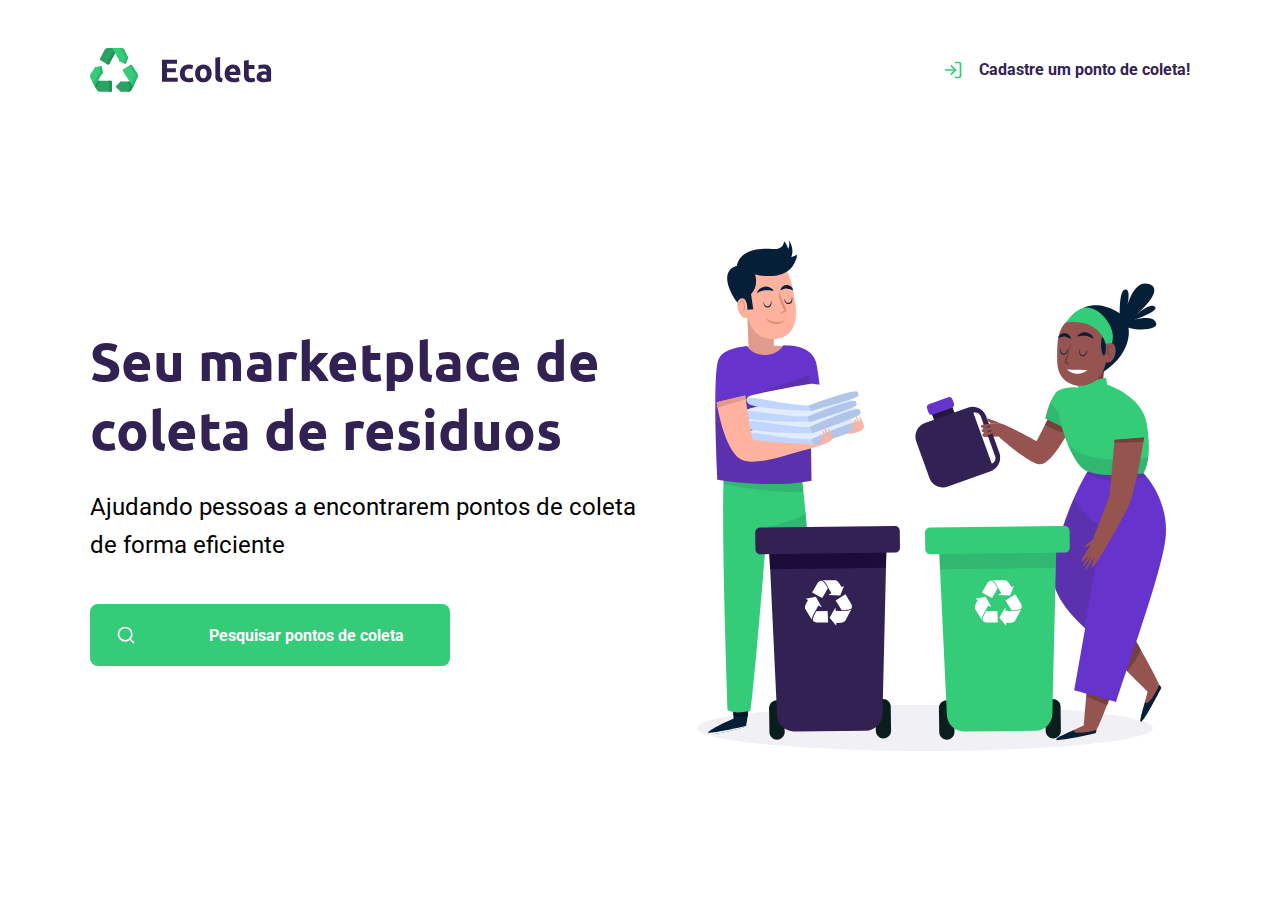
<file: index.html>
<!DOCTYPE html>
<html lang="pt_br">
<head>
    <meta charset="UTF-8">
    <meta name="viewport" content="width=device-width, initial-scale=1.0">
    <title>Ecoleta</title>

    <link href="https://fonts.googleapis.com/css2?family=Roboto:wght@300;700&family=Ubuntu:wght@700" rel="stylesheet"> 
    
    <link rel="stylesheet" href="/styles/main.css">
    <link rel="stylesheet" href="/styles/home.css">
    <link rel="stylesheet" href="/styles/responsive.css">
    
</head>
<body>
    
    <div id="page-home">
        <div class="content">

            <header>
                <img src="/assets/logo.svg" alt="logomarca">
                <a href="https://google.com.br">
                    <span></span>
                    Cadastre um ponto de coleta!</a>
            </header>
            
            <main>
                <h1 class="red">Seu marketplace de coleta de residuos</h1>
    
                <p>Ajudando pessoas a encontrarem pontos de coleta de forma eficiente</p>
                <a href="#"><span></span> <strong>Pesquisar pontos de coleta</strong></a>
                

            </main>
        </div>
    </div>
    
    

</body>
</html>
</file>
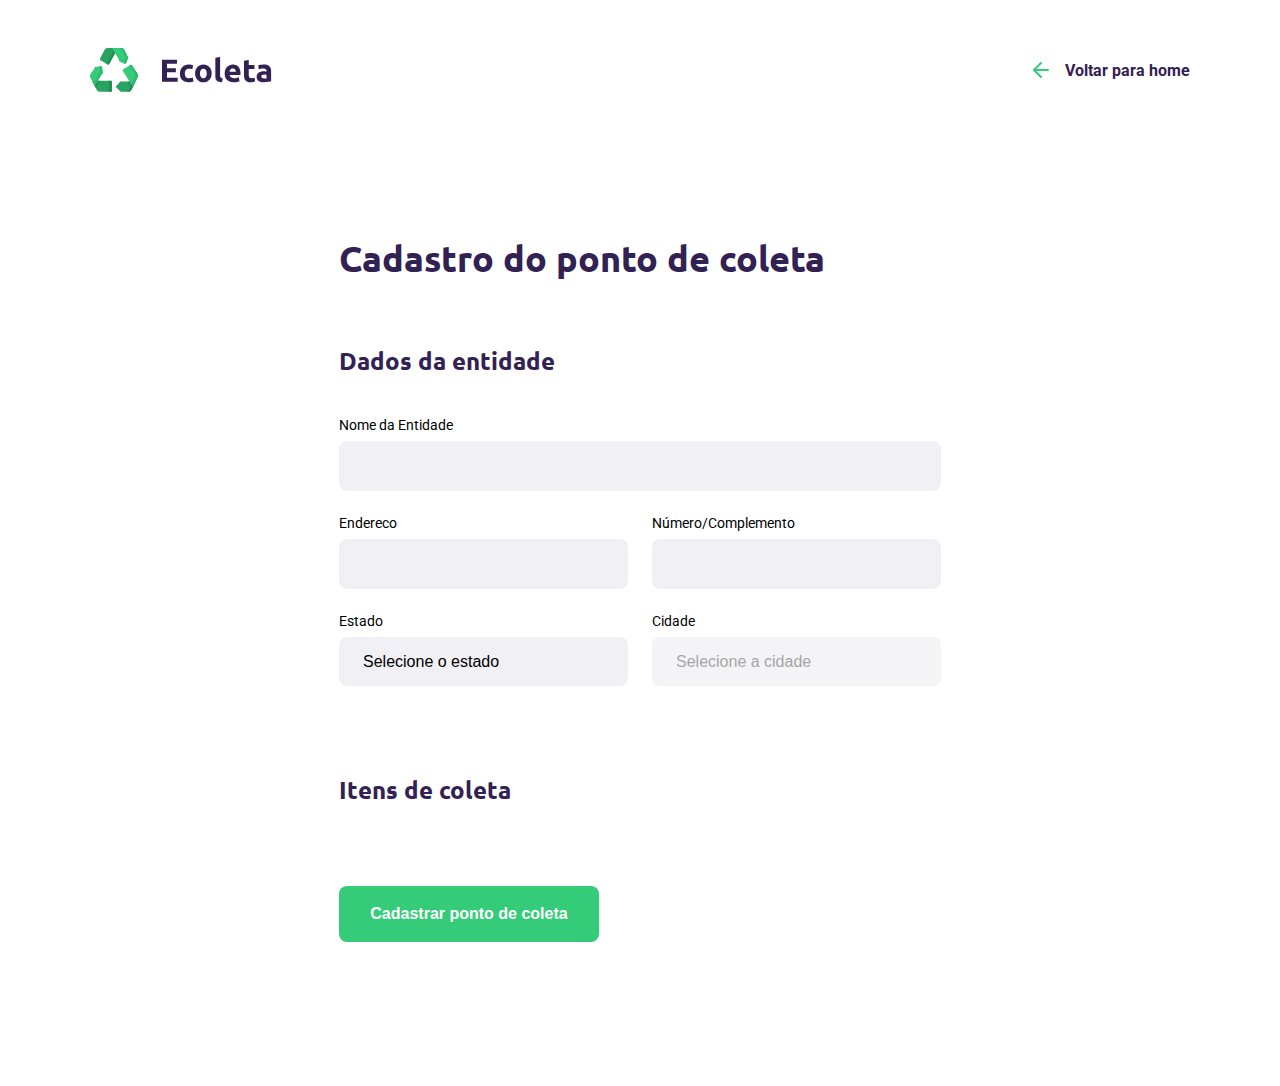
<file: create-point.html>
<!DOCTYPE html>
<html lang="pt_br">
<head>
    <meta charset="UTF-8">
    <meta name="viewport" content="width=device-width, initial-scale=1.0">
    <title>Criar um ponto de coleta</title>

    <link href="https://fonts.googleapis.com/css2?family=Roboto:wght@300;700&family=Ubuntu:wght@700" rel="stylesheet"> 
    
    <link rel="stylesheet" href="/styles/main.css">
    <link rel="stylesheet" href="/styles/create-point.css">
    <link rel="stylesheet" href="/styles/responsive.css">
    
</head>
<body>   
    
    <div id="page-create-point">
        

            <header>
                <img src="/assets/logo.svg" alt="logomarca">
                <a href="https://google.com.br">
                    <span></span>
                    Voltar para home
                </a>
            </header>
            
        <form action="">
            <h1>Cadastro do ponto de coleta</h1>
            <fieldset>
                <legend>
                    <h2>Dados da entidade</h2>
                </legend>

                <div class="field">
                    <label for="name">Nome da Entidade</label>
                    <input type="text" name="name">
                </div>

                <div class="field-group">
                    <div class="field">
                        <label for="address">Endereco</label>
                        <input type="text" name="address">
                    </div>
                    <div class="field">
                        <label for="address2">Número/Complemento</label>
                        <input type="text" name="address2">
                    </div>
                </div>

                <div class="field-group">
                    
                    <div class="field">
                        <label for="state">Estado</label>
                        <select name="uf">
                            <option value="">Selecione o estado</option>
                        </select>
                    </div>
                    
                    <div class="field">
                        <label for="city">Cidade</label>
                        <select name="city" disabled>
                            <option value="">Selecione a cidade</option>
                        </select>
                    </div>
                    
                </div>

            </fieldset>
                
            
            <fieldset>
                <legend>
                    <h2>Itens de coleta</h2>
                </legend>
            </fieldset>

            <button type="submit">Cadastrar ponto de coleta</button>

        </form>
    </div>
    
    

</body>
</html>
</file>
<file: styles/main.css>
:root{
    --title-color:#322153;
    --primary-color: #34cb79;
}

*{
    margin:0;
    padding: 0;
    box-sizing: border-box;
}

html {
    font-family: 'Roboto', sans-serif;
} 

body{
    background: #f0f0ff
    -webkit-font-smoothing: antialiased;
}

a{
    text-decoration: none;
}

h1,h2,h3,h4,h5,h6{
    font-family: 'Ubuntu', sans-serif;
    color: var(--title-color);
}

/* BOX MODEL

MODELO DE CAIXA
TODA CAIXA TEM LARGURA, ALTURA, ESPAÇAMENTOS, PREENCHIMENTO, BORDAS
COR, FUNDO, alinhamentos

*/
</file>
<file: styles/home.css>
#page-home{
    height: 100vh;
    background: url('../assets/home-background.svg') no-repeat;
    background-position: 35vw bottom;
}

#page-home .content{
    width: 90%px;
    max-width: 1100px;
    height: 100%;
    margin: 0 auto;
    display: flex;
    flex-direction: column;
}

#page-home header{
    margin-top: 48px;
    display: flex;
    align-items: center;
    justify-content: space-between;
}

#page-home header a {
    display: flex;
    color: var(--title-color);
    font-weight: 700;
}

#page-home header a span{
    margin-right: 16px;
    display: flex;
    background-image: url('../assets/log-in.svg');
    width: 20px;
    height: 20px;
}

#page-home main{
    max-width: 560px;
    flex: 1;
    height: 600px;
    display: flex;
    flex-direction: column;
    justify-content: center;
}

#page-home main h1{
    font-size: 54px;
}

#page-home main p{
    font-size: 24px;
    line-height: 38px;
    margin-top: 24px;
}

#page-home main a{
   width: 100%;
   max-width: 360px;
   height: 62px;
   border-radius: 8px;
   display: flex;
   align-items: center;
   margin-top: 40px;
   background: var(--primary-color);
   transition: 420ms;
   color: white;
}

#page-home main a:hover{
    background-color: #2fb86e ;
}
#page-home main a span{
    width: 72px;
    height: 72px;
    border-top-left-radius: 8px;
    border-bottom-left-radius: 8px;
    background-color: rgba(0, 0, 0, 0, 0.8);
    display: flex;
    align-items: center;
    justify-content: center;
}

#page-home main a span::after{
    content: "";
    background-image: url('../assets/search.svg');
    width: 20px;
    height: 20px;
}

#page-home main a strong{
    color: white;
    flex: 1;
    text-align: center;
}
</file>
<file: styles/responsive.css>
@media (max-width : 900px){
    #page-home {
        background-position-x: 70vw;
    }

    #page-home .content {
        align-items: center;
        text-align: center;
    }
    
    #page-home header a {
        position: absolute;
        bottom: 48px;
        left: 50%;
        transform: translateX(-50%);
    }

    #page-home main{
        align-items: center;
    }
}

@media(min-width:1700px){
    #page-home{
        background-position-x: 40vw;
    }
}

@media (max-height: 760px){
    #page-home{
        background-position-y: 200px;
    }
}
</file>
<file: styles/create-point.css>
#page-create-point{
    width: 90%;
    max-width: 1100px;
    
    /*alinhamento de caixa (pelo lado de fora da caixa) */
    margin: 0 auto;
}

#page-create-point header{
    margin-top: 48px;
    display: flex;
    justify-content: space-between;
    align-items: center ;
}

#page-create-point a {
    color: var(--title-color);
    font-weight: bold;
    display: flex;
    align-items: center;
}

#page-create-point header a span{
    margin-right: 16px;
    background-image: url('../assets/arrow-left.svg');
    display: flex;
    width: 20px;
    height: 24px;
}

form{
    background-color: white;
    margin: 80px auto;
    padding: 64px;
    border-radius: 8px;
    max-width: 730px;
}

form h1{
    font-size: 36px;

}

form fieldset{
    margin-top: 64px;
    border: 0;
}

form legend{
    margin-bottom: 40px;
}

form legend h2{
    font-size:24px;
}

form .field{
    flex: 1;
    display: flex;
    flex-direction: column;

    margin-bottom: 24px;
}

form .field-group{
    display: flex;
}

form input,
form select{
    background-color: #f0f0f5;
    border: 0;
    padding: 16px 24px;
    font-size: 16px;
    outline-color: purple;
    /* outline none; */
    border-radius: 8px;
}

form select{
    -webkit-appearance: none;
    -moz-appearance: none;
    appearance: none;
}

form label{
    font-size: 14px;
    margin-bottom: 8px;
}

form .field-group .field+.field{
    margin-left: 24px;
}

form button{
    width: 260px;
    height: 56px;
    background-color: var(--primary-color);
    border-radius: 8px;
    color: white;
    font-weight: bold;
    font-size: 16px;
    border: 0;
    margin-top: 40px;
    transition: 400ms;
}

form button:hover{
    background-color: #2fb86e;
}
</file>
